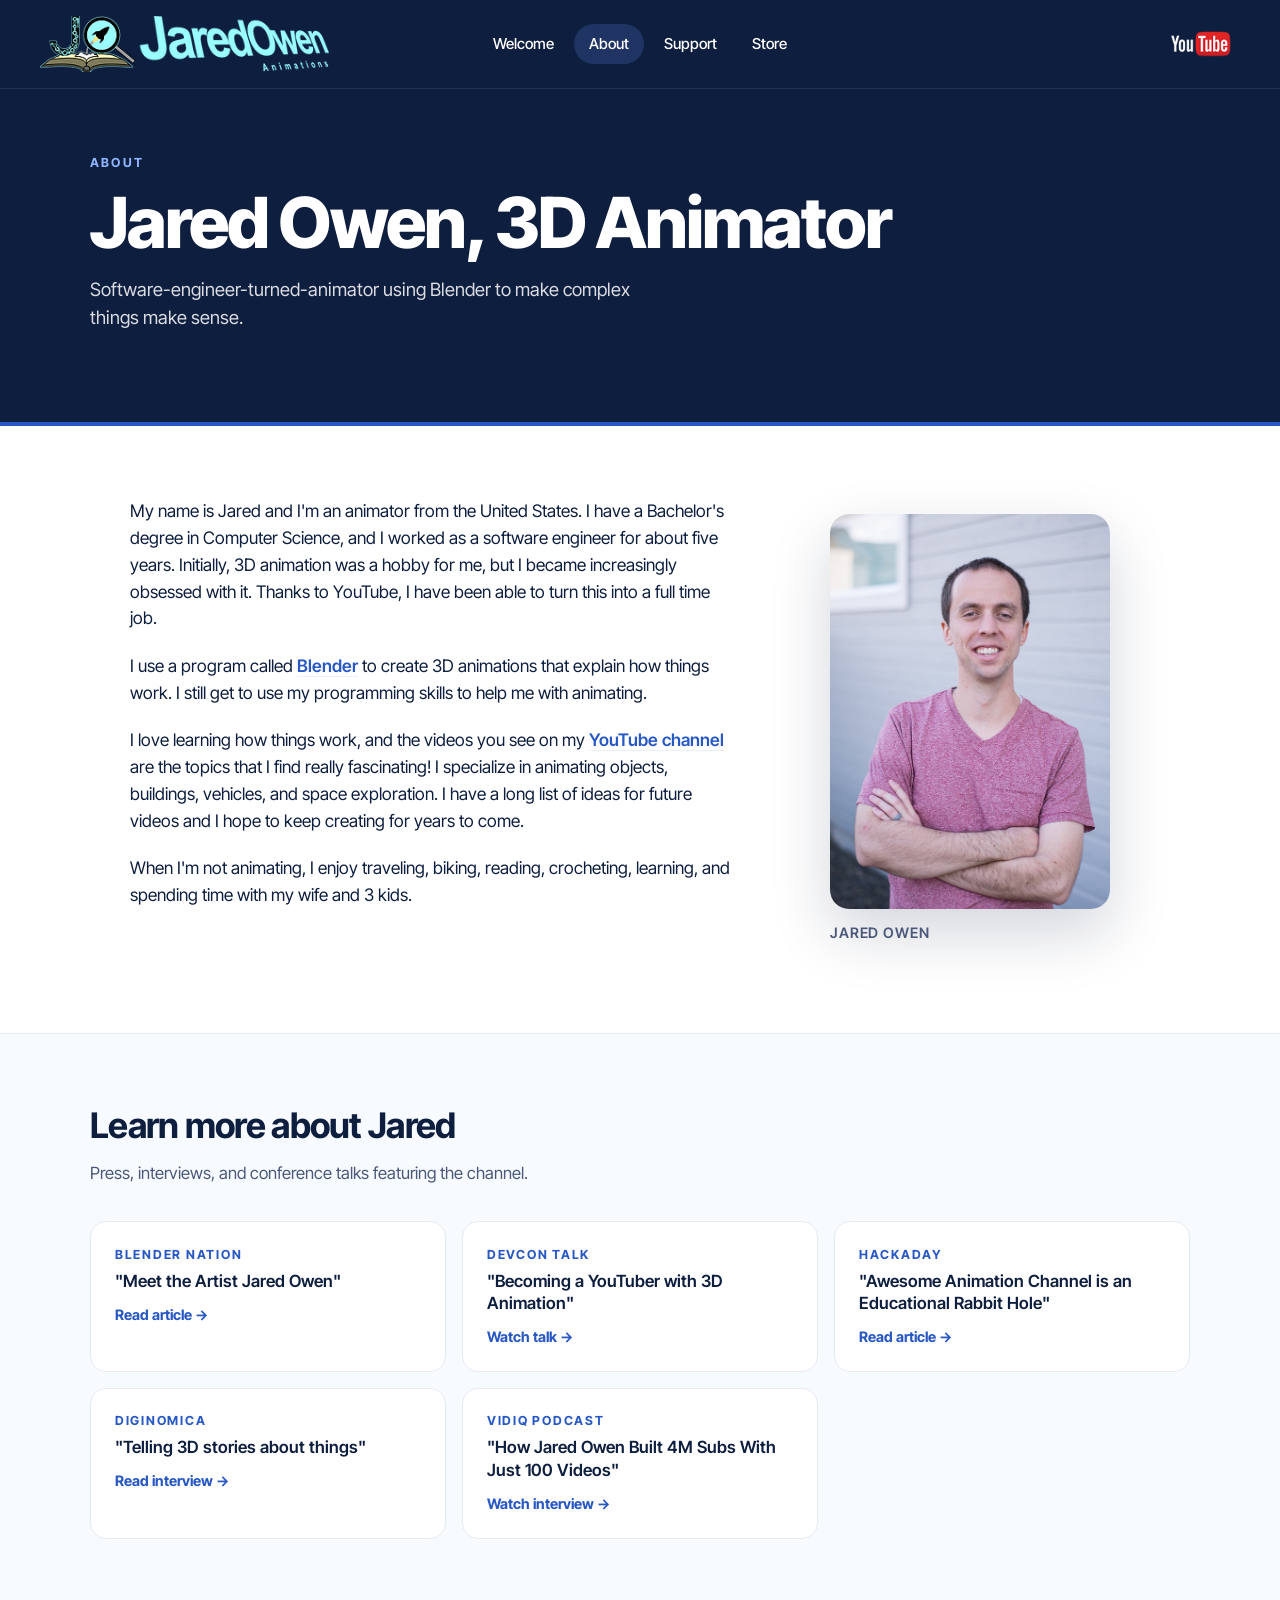
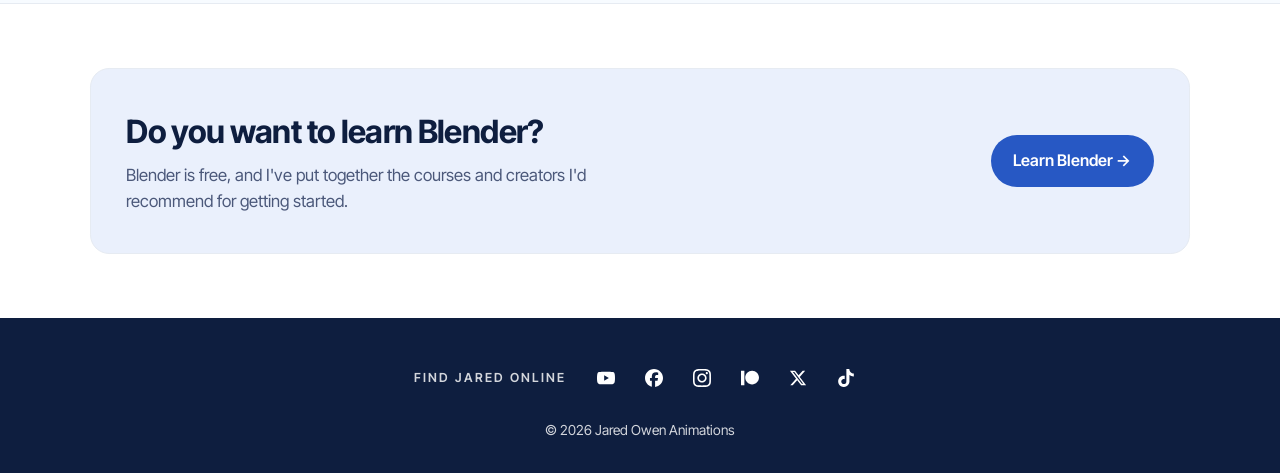
<file: about.html>
<!DOCTYPE html>
<html lang="en">
<head>
  <meta charset="UTF-8" />
  <meta name="viewport" content="width=device-width, initial-scale=1.0" />
  <title>About | Jared Owen Animations</title>
  <meta name="description" content="About Jared Owen — software engineer turned 3D animator, creating Blender animations that explain how things work." />
  <link rel="icon" type="image/jpeg" href="assets/favicon.jpg" />
  <link rel="apple-touch-icon" href="assets/favicon.jpg" />
  <link rel="preconnect" href="https://fonts.googleapis.com">
  <link rel="preconnect" href="https://fonts.gstatic.com" crossorigin>
  <link href="https://fonts.googleapis.com/css2?family=Inter+Tight:wght@400;500;600;700;800;900&display=swap" rel="stylesheet">
  <style>
    :root {
      --paper: #ffffff;
      --surface: #f7fbff;
      --ink: #0e1e3f;
      --ink-soft: #4b587a;
      --line: #e6ebf2;
      --accent: #2758c4;
      --accent-hover: #1d4aa8;
      --accent-soft: #eaf0fc;
      --shadow-sm: 0 6px 20px rgba(14, 30, 63, 0.08);
      --shadow-md: 0 24px 60px rgba(14, 30, 63, 0.18);
    }
    * { box-sizing: border-box; }
    html, body { margin: 0; }
    body {
      font-family: 'Inter Tight', system-ui, sans-serif;
      background: var(--paper); color: var(--ink);
      line-height: 1.55; -webkit-font-smoothing: antialiased;
    }
    img { max-width: 100%; display: block; }
    a { color: inherit; text-decoration: none; }

    /* Topbar (identical to homepage) */
    .topbar {
      position: sticky; top: 0; z-index: 30;
      display: grid; grid-template-columns: 1fr auto 1fr;
      align-items: center; gap: 1rem;
      padding: 1rem 2.5rem;
      background: var(--ink);
      border-bottom: 1px solid rgba(255, 255, 255, 0.08);
    }
    .brand {
      display: flex; align-items: center; gap: 0.7rem;
      font-weight: 700; font-size: 1.05rem; letter-spacing: -0.01em;
      color: white;
      justify-self: start;
    }
    .brand img { height: 3.5rem; width: auto; }
    .nav {
      display: flex; gap: 0.3rem; align-items: center;
      justify-self: center;
    }
    .nav a {
      padding: 0.55rem 0.95rem; font-weight: 500; font-size: 0.94rem;
      color: white; border-radius: 999px;
      transition: color 0.15s, background 0.15s;
    }
    .nav a:hover { color: white; background: #1f3463; }
    .nav a.active { background: #1f3463; }
    .yt-btn {
      display: inline-flex; align-items: center; justify-content: center;
      background: transparent; padding: 0.35rem 0.5rem;
      border-radius: 8px;
      justify-self: end;
      transition: background 0.15s, transform 0.15s;
    }
    .yt-btn img { height: 1.6rem; width: auto; display: block; }
    .yt-btn:hover { background: rgba(255, 255, 255, 0.08); transform: translateY(-1px); }

    /* Mobile menu — hamburger button shown only at narrow widths,
       sits next to the YouTube button. Toggling adds .is-open to .topbar
       which reveals .mobile-nav below the row and animates the bars to an X. */
    .topbar-right {
      display: flex; align-items: center; gap: 0.4rem;
      justify-self: end;
    }
    .menu-btn {
      display: none;
      background: transparent; border: 0; cursor: pointer;
      width: 44px; height: 44px; padding: 0;
      border-radius: 8px;
      align-items: center; justify-content: center; flex-direction: column; gap: 5px;
      transition: background 0.15s;
    }
    .menu-btn:hover { background: rgba(255, 255, 255, 0.08); }
    .menu-btn span {
      display: block; width: 22px; height: 2px;
      background: white; border-radius: 2px;
      transition: transform 0.2s, opacity 0.2s;
    }
    .topbar.is-open .menu-btn span:nth-child(1) { transform: translateY(7px) rotate(45deg); }
    .topbar.is-open .menu-btn span:nth-child(2) { opacity: 0; }
    .topbar.is-open .menu-btn span:nth-child(3) { transform: translateY(-7px) rotate(-45deg); }
    .mobile-nav {
      display: none;
      grid-column: 1 / -1;
      flex-direction: column; gap: 0.15rem;
      padding: 0.5rem 0.4rem 1rem;
      border-top: 1px solid rgba(255, 255, 255, 0.08);
    }
    .topbar.is-open .mobile-nav { display: flex; }
    .mobile-nav a {
      padding: 0.85rem 0.95rem;
      color: white; font-weight: 500; font-size: 1.02rem;
      border-radius: 8px;
    }
    .mobile-nav a:hover,
    .mobile-nav a.active { background: #1f3463; }

    /* Page header band */
    .page-head {
      background: var(--ink); color: white;
      padding: 4rem 2.5rem 4.5rem;
      border-bottom: 4px solid var(--accent);
    }
    .page-head-inner {
      max-width: 1100px; margin: 0 auto;
    }
    .page-head .crumb {
      letter-spacing: 0.18em; text-transform: uppercase; font-size: 0.78rem;
      font-weight: 700; color: #8fb6ff; margin-bottom: 1rem;
    }
    .page-head h1 {
      font-size: clamp(2.6rem, 5.5vw, 4.4rem); line-height: 1;
      font-weight: 800; letter-spacing: -0.03em; margin: 0;
    }
    .page-head .subhead {
      margin-top: 1rem; font-size: 1.15rem; color: rgba(255, 255, 255, 0.85);
      max-width: 36rem;
    }

    /* About content */
    .about {
      max-width: 1100px; margin: 0 auto; padding: 4.5rem 2.5rem;
      display: grid; grid-template-columns: minmax(0, 1fr) 360px;
      gap: 3.5rem; align-items: start;
    }
    .about-text p {
      font-size: 1.08rem; color: var(--ink); margin: 0 0 1.3rem;
    }
    .about-text p:last-child { margin-bottom: 0; }
    .about-text a {
      color: var(--accent); font-weight: 600;
      border-bottom: 1px solid var(--accent-soft);
      transition: border-color 0.15s;
    }
    .about-text a:hover { border-bottom-color: var(--accent); }
    .about-image {
      position: sticky; top: calc(80px + 1rem);
    }
    .about-image img {
      width: 100%; border-radius: 1.2rem;
      box-shadow: var(--shadow-md);
    }
    .about-image .caption {
      margin-top: 0.85rem; font-size: 0.9rem; color: var(--ink-soft);
      letter-spacing: 0.06em; text-transform: uppercase; font-weight: 600;
    }

    /* Press mentions */
    .press {
      background: var(--surface);
      border-top: 1px solid var(--line);
      padding: 4rem 2.5rem;
    }
    .press-inner {
      max-width: 1100px; margin: 0 auto;
    }
    .press h2 {
      font-size: clamp(1.7rem, 2.8vw, 2.2rem); font-weight: 700;
      letter-spacing: -0.02em; margin: 0 0 0.5rem;
    }
    .press .lead {
      color: var(--ink-soft); margin: 0 0 2.2rem; font-size: 1.05rem;
    }
    .press-list {
      display: grid; gap: 1rem;
      grid-template-columns: repeat(auto-fit, minmax(280px, 1fr));
    }
    .press-item {
      background: var(--paper); border: 1px solid var(--line);
      border-radius: 1rem; padding: 1.4rem 1.5rem;
      display: flex; flex-direction: column; gap: 0.35rem;
      transition: border-color 0.15s, transform 0.15s, box-shadow 0.15s;
    }
    .press-item:hover {
      border-color: var(--accent); transform: translateY(-2px);
      box-shadow: var(--shadow-sm);
    }
    .press-item .source {
      font-size: 0.78rem; letter-spacing: 0.14em; text-transform: uppercase;
      font-weight: 700; color: var(--accent);
    }
    .press-item .title {
      font-size: 1.05rem; font-weight: 600; color: var(--ink); line-height: 1.35;
    }
    .press-item .arrow {
      color: var(--accent); font-weight: 700; margin-top: 0.35rem;
      font-size: 0.9rem;
    }

    /* Learn Blender pointer. The Learn Blender page was dropped from the
       main nav (2026-09-12) but kept live; this is now its primary entry point. */
    .learn-cta {
      background: var(--paper);
      border-top: 1px solid var(--line);
      padding: 4rem 2.5rem;
    }
    .learn-cta-inner {
      max-width: 1100px; margin: 0 auto;
      background: var(--accent-soft);
      border: 1px solid var(--line);
      border-radius: 1.2rem;
      padding: 2.4rem 2.2rem;
      display: flex; flex-wrap: wrap;
      align-items: center; justify-content: space-between;
      gap: 1.4rem 2rem;
    }
    .learn-cta h2 {
      font-size: clamp(1.5rem, 2.6vw, 2rem); font-weight: 700;
      letter-spacing: -0.02em; margin: 0 0 0.35rem;
    }
    .learn-cta p {
      margin: 0; color: var(--ink-soft); font-size: 1.05rem; max-width: 34rem;
    }
    .learn-cta .btn {
      display: inline-flex; align-items: center; gap: 0.5rem;
      background: var(--accent); color: white;
      padding: 0.85rem 1.4rem; border-radius: 999px;
      font-weight: 600; font-size: 1rem; white-space: nowrap;
      transition: background 0.15s, transform 0.15s;
    }
    .learn-cta .btn:hover { background: var(--accent-hover); transform: translateY(-1px); }

    /* Footer */
    /* Site footer — navy band with social row + copyright. Bookend match
       for the navy topbar at the top of every page. */
    footer {
      background: var(--ink); color: white;
      padding: 2.5rem 2.5rem 2rem;
    }
    .footer-inner {
      max-width: 1320px; margin: 0 auto;
      display: flex; flex-direction: column;
      align-items: center; gap: 1.4rem;
    }
    .footer-social {
      display: flex; flex-wrap: wrap;
      align-items: center; justify-content: center;
      gap: 0.7rem 1.2rem;
    }
    .footer-social-label {
      font-weight: 600; font-size: 0.78rem;
      letter-spacing: 0.16em; text-transform: uppercase;
      color: rgba(255, 255, 255, 0.82);
    }
    .social-links {
      list-style: none; padding: 0; margin: 0;
      display: flex; gap: 0.5rem;
    }
    .social-links a {
      display: inline-flex; align-items: center; justify-content: center;
      width: 40px; height: 40px;
      border-radius: 50%;
      color: white;
      transition: background 0.15s, transform 0.15s, color 0.15s;
    }
    .social-links a:hover {
      background: white; color: var(--ink);
      transform: translateY(-1px);
    }
    .social-links svg {
      width: 18px; height: 18px;
      fill: currentColor; display: block;
    }
    .copyright {
      margin: 0;
      color: rgba(255, 255, 255, 0.82);
      font-size: 0.86rem;
    }

    @media (max-width: 900px) {
      .topbar { padding: 0.7rem 1.2rem; }
      .brand img { height: 2.6rem; }
      .nav { display: none; }
      .menu-btn { display: inline-flex; }
      .page-head { padding: 2.8rem 1.4rem 3rem; }
      .about {
        grid-template-columns: 1fr; padding: 2.8rem 1.4rem;
        gap: 2.2rem;
      }
      .about-image { position: static; max-width: 320px; margin: 0 auto; }
      .press { padding: 3rem 1.4rem; }
      .learn-cta { padding: 3rem 1.4rem; }
      .learn-cta-inner { padding: 1.8rem 1.5rem; }
    }
  </style>
</head>
<body>
  <header class="topbar">
    <a href="./" class="brand" aria-label="Jared Owen Animations — home">
      <img src="assets/logo.png" alt="Jared Owen Animations" />
    </a>
    <nav class="nav" aria-label="Primary">
      <a href="./">Welcome</a>
      <a href="about" class="active">About</a>
      <a href="support">Support</a>
      <a href="https://store.jaredowen3d.com/">Store</a>
    </nav>
    <div class="topbar-right">
      <button class="menu-btn" type="button" aria-label="Open menu" aria-expanded="false" aria-controls="mobile-nav">
        <span></span><span></span><span></span>
      </button>
      <a href="https://www.youtube.com/@JaredOwen" class="yt-btn" aria-label="Visit Jared on YouTube">
        <img src="assets/youtube-logo.png" alt="YouTube" />
      </a>
    </div>
    <nav class="mobile-nav" id="mobile-nav" aria-label="Site navigation">
      <a href="./">Welcome</a>
      <a href="about" class="active">About</a>
      <a href="support">Support</a>
      <a href="https://store.jaredowen3d.com/">Store</a>
    </nav>
  </header>

  <section class="page-head">
    <div class="page-head-inner">
      <div class="crumb">About</div>
      <h1>Jared Owen, 3D Animator</h1>
      <p class="subhead">Software-engineer-turned-animator using Blender to make complex things make sense.</p>
    </div>
  </section>

  <section class="about">
    <div class="about-text">
      <p>My name is Jared and I'm an animator from the United States. I have a Bachelor's degree in Computer Science, and I worked as a software engineer for about five years. Initially, 3D animation was a hobby for me, but I became increasingly obsessed with it. Thanks to YouTube, I have been able to turn this into a full time job.</p>
      <p>I use a program called <a href="https://www.blender.org/" target="_blank" rel="noreferrer">Blender</a> to create 3D animations that explain how things work. I still get to use my programming skills to help me with animating.</p>
      <p>I love learning how things work, and the videos you see on my <a href="https://www.youtube.com/@JaredOwen" target="_blank" rel="noreferrer">YouTube channel</a> are the topics that I find really fascinating! I specialize in animating objects, buildings, vehicles, and space exploration. I have a long list of ideas for future videos and I hope to keep creating for years to come.</p>
      <p>When I'm not animating, I enjoy traveling, biking, reading, crocheting, learning, and spending time with my wife and 3 kids.</p>
    </div>
    <figure class="about-image">
      <img src="assets/jared-headshot.jpg" alt="Jared Owen" />
      <figcaption class="caption">Jared Owen</figcaption>
    </figure>
  </section>

  <section class="press">
    <div class="press-inner">
      <h2>Learn more about Jared</h2>
      <p class="lead">Press, interviews, and conference talks featuring the channel.</p>
      <div class="press-list">
        <a class="press-item" href="https://www.blendernation.com/2018/11/19/meet-the-artist-jared-owen/" target="_blank" rel="noreferrer">
          <div class="source">Blender Nation</div>
          <div class="title">"Meet the Artist Jared Owen"</div>
          <div class="arrow">Read article →</div>
        </a>
        <a class="press-item" href="https://www.youtube.com/watch?v=VvQUGQVwrWE" target="_blank" rel="noreferrer">
          <div class="source">DevCon Talk</div>
          <div class="title">"Becoming a YouTuber with 3D Animation"</div>
          <div class="arrow">Watch talk →</div>
        </a>
        <a class="press-item" href="https://hackaday.com/2019/09/27/awesome-animation-channel-is-an-educational-rabbit-hole" target="_blank" rel="noreferrer">
          <div class="source">Hackaday</div>
          <div class="title">"Awesome Animation Channel is an Educational Rabbit Hole"</div>
          <div class="arrow">Read article →</div>
        </a>
        <a class="press-item" href="https://diginomica.com/telling-3d-stories-about-things-learnings-jared-owen-provide-digital-twins-and-industrial-metaverse" target="_blank" rel="noreferrer">
          <div class="source">diginomica</div>
          <div class="title">"Telling 3D stories about things"</div>
          <div class="arrow">Read interview →</div>
        </a>
        <a class="press-item" href="https://www.youtube.com/watch?v=R1U6rpw7B9k" target="_blank" rel="noreferrer">
          <div class="source">vidIQ Podcast</div>
          <div class="title">"How Jared Owen Built 4M Subs With Just 100 Videos"</div>
          <div class="arrow">Watch interview →</div>
        </a>
      </div>
    </div>
  </section>

  <section class="learn-cta">
    <div class="learn-cta-inner">
      <div>
        <h2>Do you want to learn Blender?</h2>
        <p>Blender is free, and I've put together the courses and creators I'd recommend for getting started.</p>
      </div>
      <a class="btn" href="learn-blender">Learn Blender →</a>
    </div>
  </section>

  <footer>
    <div class="footer-inner">
      <div class="footer-social">
        <span class="footer-social-label">Find Jared online</span>
        <ul class="social-links">
          <li><a href="https://www.youtube.com/@JaredOwen" target="_blank" rel="noreferrer" aria-label="YouTube">
            <svg viewBox="0 0 24 24" aria-hidden="true"><path d="M23.498 6.186a3.016 3.016 0 0 0-2.122-2.136C19.505 3.545 12 3.545 12 3.545s-7.505 0-9.377.505A3.017 3.017 0 0 0 .502 6.186C0 8.07 0 12 0 12s0 3.93.502 5.814a3.016 3.016 0 0 0 2.122 2.136c1.871.505 9.376.505 9.376.505s7.505 0 9.377-.505a3.015 3.015 0 0 0 2.122-2.136C24 15.93 24 12 24 12s0-3.93-.502-5.814zM9.545 15.568V8.432L15.818 12l-6.273 3.568z"/></svg>
          </a></li>
          <li><a href="https://www.facebook.com/JaredOwen3d" target="_blank" rel="noreferrer" aria-label="Facebook">
            <svg viewBox="0 0 24 24" aria-hidden="true"><path d="M9.101 23.691v-7.98H6.627v-3.667h2.474v-1.58c0-4.085 1.848-5.978 5.858-5.978.401 0 .955.042 1.468.103a8.68 8.68 0 0 1 1.141.195v3.325a8.623 8.623 0 0 0-.653-.036 26.805 26.805 0 0 0-.733-.009c-.707 0-1.259.096-1.675.309a1.686 1.686 0 0 0-.679.622c-.258.42-.374.995-.374 1.752v1.297h3.919l-.386 2.103-.287 1.564h-3.246v8.245C19.396 23.238 24 18.179 24 12.044c0-6.627-5.373-12-12-12s-12 5.373-12 12c0 5.628 3.874 10.35 9.101 11.647Z"/></svg>
          </a></li>
          <li><a href="https://www.instagram.com/jaredowenanimations" target="_blank" rel="noreferrer" aria-label="Instagram">
            <svg viewBox="0 0 24 24" aria-hidden="true"><path d="M12 0C8.74 0 8.333.015 7.053.072 5.775.132 4.905.333 4.14.63c-.789.306-1.459.717-2.126 1.384S.935 3.35.63 4.14C.333 4.905.131 5.775.072 7.053.012 8.333 0 8.74 0 12s.015 3.667.072 4.947c.06 1.277.261 2.148.558 2.913.306.788.717 1.459 1.384 2.126.667.666 1.336 1.079 2.126 1.384.766.296 1.636.499 2.913.558C8.333 23.988 8.74 24 12 24s3.667-.015 4.947-.072c1.277-.06 2.148-.262 2.913-.558.788-.306 1.459-.718 2.126-1.384.666-.667 1.079-1.335 1.384-2.126.296-.765.499-1.636.558-2.913.06-1.28.072-1.687.072-4.947s-.015-3.667-.072-4.947c-.06-1.277-.262-2.149-.558-2.913-.306-.789-.718-1.459-1.384-2.126C21.319 1.347 20.651.935 19.86.63c-.765-.297-1.636-.499-2.913-.558C15.667.012 15.26 0 12 0zm0 2.16c3.203 0 3.585.016 4.85.071 1.17.055 1.805.249 2.227.415.562.217.96.477 1.382.896.419.42.679.819.896 1.381.164.422.36 1.057.413 2.227.057 1.266.07 1.646.07 4.85s-.015 3.585-.074 4.85c-.061 1.17-.256 1.805-.421 2.227-.224.562-.479.96-.899 1.382-.419.419-.824.679-1.38.896-.42.164-1.065.36-2.235.413-1.274.057-1.649.07-4.859.07-3.211 0-3.586-.015-4.859-.074-1.171-.061-1.816-.256-2.236-.421-.569-.224-.96-.479-1.379-.899-.421-.419-.69-.824-.9-1.38-.165-.42-.359-1.065-.42-2.235-.045-1.26-.061-1.649-.061-4.844 0-3.196.016-3.586.061-4.861.061-1.17.255-1.814.42-2.234.21-.57.479-.96.9-1.381.419-.419.81-.689 1.379-.898.42-.166 1.051-.361 2.221-.421 1.275-.045 1.65-.06 4.859-.06l.045.03zm0 3.678c-3.405 0-6.162 2.76-6.162 6.162 0 3.405 2.76 6.162 6.162 6.162 3.405 0 6.162-2.76 6.162-6.162 0-3.405-2.76-6.162-6.162-6.162zM12 16c-2.21 0-4-1.79-4-4s1.79-4 4-4 4 1.79 4 4-1.79 4-4 4zm7.846-10.405c0 .795-.646 1.44-1.44 1.44-.795 0-1.44-.646-1.44-1.44 0-.794.646-1.439 1.44-1.439.793-.001 1.44.645 1.44 1.439z"/></svg>
          </a></li>
          <li><a href="https://www.patreon.com/jaredowenanimations" target="_blank" rel="noreferrer" aria-label="Patreon">
            <svg viewBox="0 0 24 24" aria-hidden="true"><path d="M14.82 2.41c-5.07 0-9.18 4.07-9.18 9.07 0 4.99 4.11 9.05 9.18 9.05 5.05 0 9.16-4.06 9.16-9.05 0-5-4.11-9.07-9.16-9.07ZM0 21.6h4.5V2.41H0z"/></svg>
          </a></li>
          <li><a href="https://twitter.com/jaredowen3d" target="_blank" rel="noreferrer" aria-label="X (Twitter)">
            <svg viewBox="0 0 24 24" aria-hidden="true"><path d="M18.244 2.25h3.308l-7.227 8.26 8.502 11.24H16.17l-5.214-6.817L4.99 21.75H1.68l7.73-8.835L1.254 2.25H8.08l4.713 6.231zm-1.161 17.52h1.833L7.084 4.126H5.117z"/></svg>
          </a></li>
          <li><a href="https://www.tiktok.com/@jaredowenanimations" target="_blank" rel="noreferrer" aria-label="TikTok">
            <svg viewBox="0 0 24 24" aria-hidden="true"><path d="M12.525.02c1.31-.02 2.61-.01 3.91-.02.08 1.53.63 3.09 1.75 4.17 1.12 1.11 2.7 1.62 4.24 1.79v4.03c-1.44-.05-2.89-.35-4.2-.97-.57-.26-1.1-.59-1.62-.93-.01 2.92.01 5.84-.02 8.75-.08 1.4-.54 2.79-1.35 3.94-1.31 1.92-3.58 3.17-5.91 3.21-1.43.08-2.86-.31-4.08-1.03-2.02-1.19-3.44-3.37-3.65-5.71-.02-.5-.03-1-.01-1.49.18-1.9 1.12-3.72 2.58-4.96 1.66-1.44 3.98-2.13 6.15-1.72.02 1.48-.04 2.96-.04 4.44-.99-.32-2.15-.23-3.02.37-.63.41-1.11 1.04-1.36 1.75-.21.51-.15 1.07-.14 1.61.24 1.64 1.82 3.02 3.5 2.87 1.12-.01 2.19-.66 2.77-1.61.19-.33.4-.67.41-1.06.1-1.79.06-3.57.07-5.36.01-4.03-.01-8.05.02-12.07z"/></svg>
          </a></li>
        </ul>
      </div>
      <p class="copyright">© 2026 Jared Owen Animations</p>
    </div>
  </footer>

  <script>
    // Mobile menu toggle. Adding .is-open to .topbar reveals the dropdown
    // and animates the hamburger bars to an X (see CSS). Escape closes it.
    (function setupMenu() {
      const topbar = document.querySelector('.topbar');
      const btn = topbar?.querySelector('.menu-btn');
      if (!btn) return;
      const setOpen = (open) => {
        topbar.classList.toggle('is-open', open);
        btn.setAttribute('aria-expanded', String(open));
        btn.setAttribute('aria-label', open ? 'Close menu' : 'Open menu');
      };
      btn.addEventListener('click', () => setOpen(!topbar.classList.contains('is-open')));
      document.addEventListener('keydown', e => {
        if (e.key === 'Escape' && topbar.classList.contains('is-open')) {
          setOpen(false); btn.focus();
        }
      });
    })();
  </script>
</body>
</html>
</file>
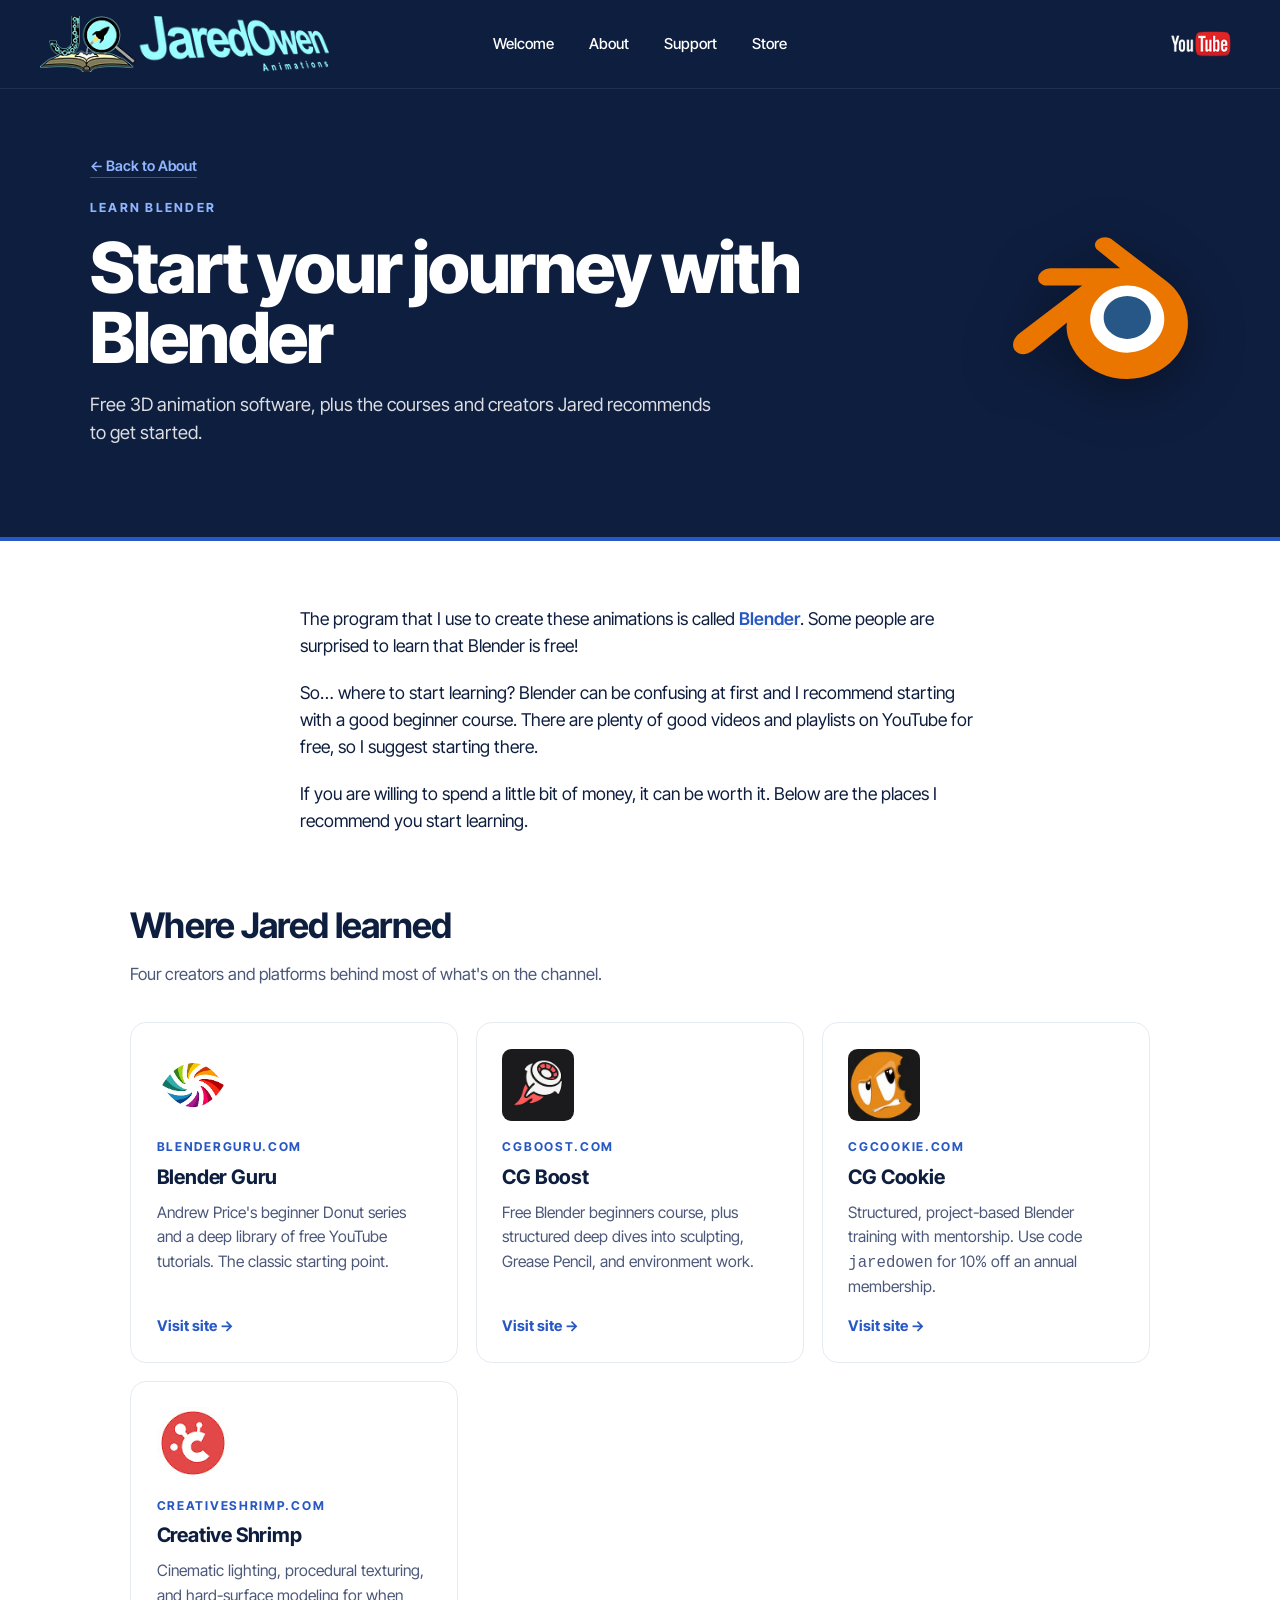
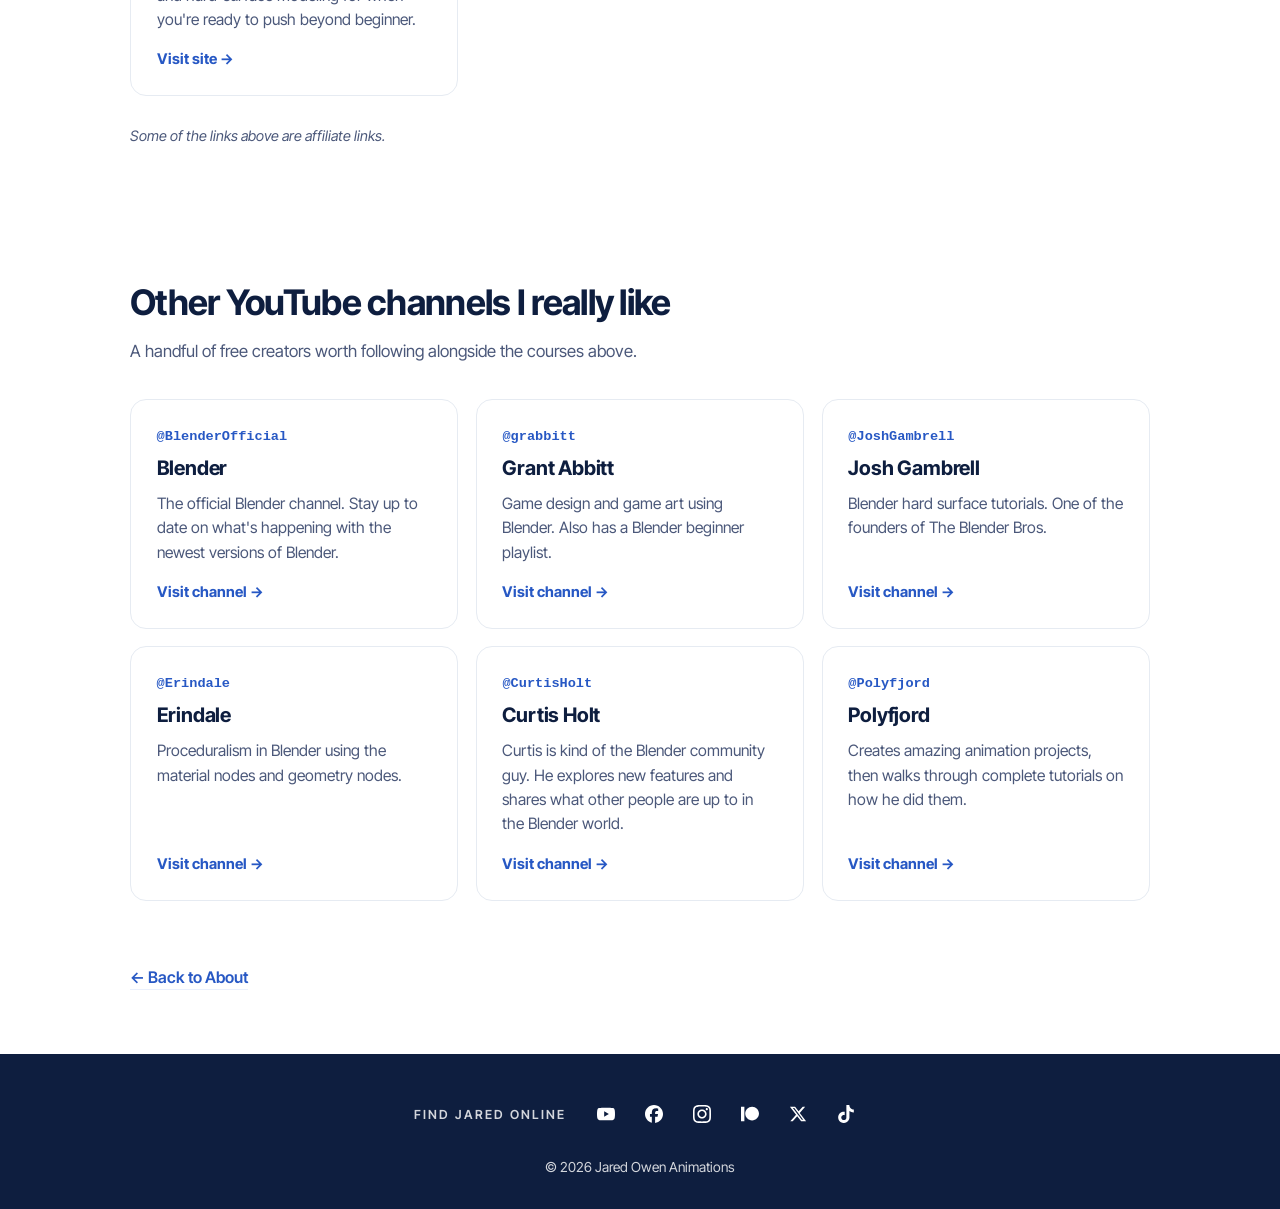
<file: learn-blender.html>
<!DOCTYPE html>
<html lang="en">
<head>
  <meta charset="UTF-8" />
  <meta name="viewport" content="width=device-width, initial-scale=1.0" />
  <title>Learn Blender | Jared Owen Animations</title>
  <meta name="description" content="Where to start learning Blender — free tutorials and paid courses recommended by 3D animator Jared Owen." />
  <link rel="icon" type="image/jpeg" href="assets/favicon.jpg" />
  <link rel="apple-touch-icon" href="assets/favicon.jpg" />
  <link rel="preconnect" href="https://fonts.googleapis.com">
  <link rel="preconnect" href="https://fonts.gstatic.com" crossorigin>
  <link href="https://fonts.googleapis.com/css2?family=Inter+Tight:wght@400;500;600;700;800;900&display=swap" rel="stylesheet">
  <style>
    :root {
      --paper: #ffffff;
      --surface: #f7fbff;
      --ink: #0e1e3f;
      --ink-soft: #4b587a;
      --line: #e6ebf2;
      --accent: #2758c4;
      --accent-hover: #1d4aa8;
      --accent-soft: #eaf0fc;
      --shadow-sm: 0 6px 20px rgba(14, 30, 63, 0.08);
      --shadow-md: 0 24px 60px rgba(14, 30, 63, 0.18);
    }
    * { box-sizing: border-box; }
    html, body { margin: 0; }
    body {
      font-family: 'Inter Tight', system-ui, sans-serif;
      background: var(--paper); color: var(--ink);
      line-height: 1.55; -webkit-font-smoothing: antialiased;
    }
    img { max-width: 100%; display: block; }
    a { color: inherit; text-decoration: none; }

    /* Topbar */
    .topbar {
      position: sticky; top: 0; z-index: 30;
      display: grid; grid-template-columns: 1fr auto 1fr;
      align-items: center; gap: 1rem;
      padding: 1rem 2.5rem;
      background: var(--ink);
      border-bottom: 1px solid rgba(255, 255, 255, 0.08);
    }
    .brand {
      display: flex; align-items: center; gap: 0.7rem;
      font-weight: 700; font-size: 1.05rem; letter-spacing: -0.01em;
      color: white;
      justify-self: start;
    }
    .brand img { height: 3.5rem; width: auto; }
    .nav {
      display: flex; gap: 0.3rem; align-items: center;
      justify-self: center;
    }
    .nav a {
      padding: 0.55rem 0.95rem; font-weight: 500; font-size: 0.94rem;
      color: white; border-radius: 999px;
      transition: color 0.15s, background 0.15s;
    }
    .nav a:hover { color: white; background: #1f3463; }
    .nav a.active { background: #1f3463; }
    .yt-btn {
      display: inline-flex; align-items: center; justify-content: center;
      background: transparent; padding: 0.35rem 0.5rem;
      border-radius: 8px;
      justify-self: end;
      transition: background 0.15s, transform 0.15s;
    }
    .yt-btn img { height: 1.6rem; width: auto; display: block; }
    .yt-btn:hover { background: rgba(255, 255, 255, 0.08); transform: translateY(-1px); }

    /* Mobile menu — hamburger button shown only at narrow widths,
       sits next to the YouTube button. Toggling adds .is-open to .topbar
       which reveals .mobile-nav below the row and animates the bars to an X. */
    .topbar-right {
      display: flex; align-items: center; gap: 0.4rem;
      justify-self: end;
    }
    .menu-btn {
      display: none;
      background: transparent; border: 0; cursor: pointer;
      width: 44px; height: 44px; padding: 0;
      border-radius: 8px;
      align-items: center; justify-content: center; flex-direction: column; gap: 5px;
      transition: background 0.15s;
    }
    .menu-btn:hover { background: rgba(255, 255, 255, 0.08); }
    .menu-btn span {
      display: block; width: 22px; height: 2px;
      background: white; border-radius: 2px;
      transition: transform 0.2s, opacity 0.2s;
    }
    .topbar.is-open .menu-btn span:nth-child(1) { transform: translateY(7px) rotate(45deg); }
    .topbar.is-open .menu-btn span:nth-child(2) { opacity: 0; }
    .topbar.is-open .menu-btn span:nth-child(3) { transform: translateY(-7px) rotate(-45deg); }
    .mobile-nav {
      display: none;
      grid-column: 1 / -1;
      flex-direction: column; gap: 0.15rem;
      padding: 0.5rem 0.4rem 1rem;
      border-top: 1px solid rgba(255, 255, 255, 0.08);
    }
    .topbar.is-open .mobile-nav { display: flex; }
    .mobile-nav a {
      padding: 0.85rem 0.95rem;
      color: white; font-weight: 500; font-size: 1.02rem;
      border-radius: 8px;
    }
    .mobile-nav a:hover,
    .mobile-nav a.active { background: #1f3463; }

    /* Page header band */
    .page-head {
      background: var(--ink); color: white;
      padding: 4rem 2.5rem 4.5rem;
      border-bottom: 4px solid var(--accent);
    }
    .page-head-inner {
      max-width: 1100px; margin: 0 auto;
      display: flex; align-items: center; justify-content: space-between; gap: 3rem;
    }
    .page-head-text { flex: 1 1 auto; min-width: 0; }
    .page-head-badge {
      flex: 0 0 auto;
      width: clamp(120px, 14vw, 180px); height: auto;
      filter: drop-shadow(0 12px 28px rgba(0, 0, 0, 0.35));
    }
    .page-head .crumb {
      letter-spacing: 0.18em; text-transform: uppercase; font-size: 0.78rem;
      font-weight: 700; color: #8fb6ff; margin-bottom: 1rem;
    }
    /* "Back to About" — this page is off the main nav (2026-09-12) and is
       reached from about.html, so give visitors an obvious way back. */
    .page-head .back-link {
      display: inline-block; margin-bottom: 1.2rem;
      font-size: 0.9rem; font-weight: 600; color: #8fb6ff;
      border-bottom: 1px solid rgba(143, 182, 255, 0.35);
      transition: color 0.15s, border-color 0.15s;
    }
    .page-head .back-link:hover { color: white; border-bottom-color: white; }
    .back-row {
      max-width: 1100px; margin: 0 auto; padding: 0 2.5rem 4rem;
    }
    .back-row a {
      display: inline-flex; align-items: center; gap: 0.4rem;
      color: var(--accent); font-weight: 600;
      border-bottom: 1px solid var(--accent-soft);
      transition: border-color 0.15s;
    }
    .back-row a:hover { border-bottom-color: var(--accent); }
    .page-head h1 {
      font-size: clamp(2.6rem, 5.5vw, 4.4rem); line-height: 1;
      font-weight: 800; letter-spacing: -0.03em; margin: 0;
    }
    .page-head .subhead {
      margin-top: 1rem; font-size: 1.15rem; color: rgba(255, 255, 255, 0.85);
      max-width: 40rem;
    }

    /* Intro */
    .intro {
      max-width: 760px; margin: 0 auto; padding: 4rem 2.5rem 2rem;
    }
    .intro p {
      font-size: 1.1rem; color: var(--ink); margin: 0 0 1.2rem;
    }
    .intro p:last-child { margin-bottom: 0; }
    .intro a {
      color: var(--accent); font-weight: 600;
      border-bottom: 1px solid var(--accent-soft);
      transition: border-color 0.15s;
    }
    .intro a:hover { border-bottom-color: var(--accent); }

    /* Resources grid */
    .resources {
      max-width: 1100px; margin: 0 auto; padding: 2rem 2.5rem 4rem;
    }
    .resources h2 {
      font-size: clamp(1.7rem, 2.8vw, 2.2rem); font-weight: 700;
      letter-spacing: -0.02em; margin: 0 0 0.5rem;
    }
    .resources .lead {
      color: var(--ink-soft); margin: 0 0 2.2rem; font-size: 1.05rem;
    }
    .resources .disclaimer {
      margin: 1.8rem 0 0; font-size: 0.9rem; color: var(--ink-soft);
      font-style: italic;
    }
    .resource-grid {
      display: grid; gap: 1.1rem;
      grid-template-columns: repeat(auto-fit, minmax(260px, 1fr));
    }
    .resource-card {
      background: var(--paper); border: 1px solid var(--line);
      border-radius: 1rem; padding: 1.6rem 1.6rem 1.5rem;
      display: flex; flex-direction: column;
      transition: border-color 0.15s, transform 0.15s, box-shadow 0.15s;
    }
    .resource-card:hover {
      border-color: var(--accent); transform: translateY(-2px);
      box-shadow: var(--shadow-sm);
    }
    .resource-card .resource-logo {
      width: 72px; height: 72px;
      margin-bottom: 1.1rem;
      border-radius: 0.6rem;
      object-fit: contain;
      background: var(--surface);
    }
    .resource-card .domain {
      font-size: 0.76rem; letter-spacing: 0.14em; text-transform: uppercase;
      font-weight: 700; color: var(--accent); margin-bottom: 0.3rem;
    }
    .resource-card h3 {
      margin: 0 0 0.5rem; font-size: 1.25rem; font-weight: 700;
      letter-spacing: -0.01em; color: var(--ink);
    }
    .resource-card p {
      margin: 0 0 1rem; color: var(--ink-soft); font-size: 0.98rem; flex-grow: 1;
    }
    .resource-card .arrow {
      color: var(--accent); font-weight: 700; font-size: 0.92rem;
    }

    /* YouTube channels */
    .channels {
      max-width: 1100px; margin: 0 auto; padding: 4rem 2.5rem 4rem;
    }
    .channels h2 {
      font-size: clamp(1.7rem, 2.8vw, 2.2rem); font-weight: 700;
      letter-spacing: -0.02em; margin: 0 0 0.5rem;
    }
    .channels .lead {
      color: var(--ink-soft); margin: 0 0 2.2rem; font-size: 1.05rem;
    }
    .resource-card .handle {
      font-size: 0.85rem;
      font-family: ui-monospace, 'SF Mono', Consolas, monospace;
      font-weight: 600; color: var(--accent); margin-bottom: 0.4rem;
    }

    /* Site footer — navy band with social row + copyright. Bookend match
       for the navy topbar at the top of every page. */
    footer {
      background: var(--ink); color: white;
      padding: 2.5rem 2.5rem 2rem;
    }
    .footer-inner {
      max-width: 1320px; margin: 0 auto;
      display: flex; flex-direction: column;
      align-items: center; gap: 1.4rem;
    }
    .footer-social {
      display: flex; flex-wrap: wrap;
      align-items: center; justify-content: center;
      gap: 0.7rem 1.2rem;
    }
    .footer-social-label {
      font-weight: 600; font-size: 0.78rem;
      letter-spacing: 0.16em; text-transform: uppercase;
      color: rgba(255, 255, 255, 0.82);
    }
    .social-links {
      list-style: none; padding: 0; margin: 0;
      display: flex; gap: 0.5rem;
    }
    .social-links a {
      display: inline-flex; align-items: center; justify-content: center;
      width: 40px; height: 40px;
      border-radius: 50%;
      color: white;
      transition: background 0.15s, transform 0.15s, color 0.15s;
    }
    .social-links a:hover {
      background: white; color: var(--ink);
      transform: translateY(-1px);
    }
    .social-links svg {
      width: 18px; height: 18px;
      fill: currentColor; display: block;
    }
    .copyright {
      margin: 0;
      color: rgba(255, 255, 255, 0.82);
      font-size: 0.86rem;
    }

    @media (max-width: 900px) {
      .topbar { padding: 0.7rem 1.2rem; }
      .brand img { height: 2.6rem; }
      .nav { display: none; }
      .menu-btn { display: inline-flex; }
      .page-head { padding: 2.8rem 1.4rem 3rem; }
      .page-head-inner { flex-direction: column; align-items: flex-start; gap: 1.8rem; }
      .page-head-badge { width: 96px; }
      .intro { padding: 2.8rem 1.4rem 1rem; }
      .resources { padding: 1rem 1.4rem 2.8rem; }
      .channels { padding: 2.8rem 1.4rem; }
    }
  </style>
</head>
<body>
  <header class="topbar">
    <a href="./" class="brand" aria-label="Jared Owen Animations — home">
      <img src="assets/logo.png" alt="Jared Owen Animations" />
    </a>
    <nav class="nav" aria-label="Primary">
      <a href="./">Welcome</a>
      <a href="about">About</a>
      <a href="support">Support</a>
      <a href="https://store.jaredowen3d.com/">Store</a>
    </nav>
    <div class="topbar-right">
      <button class="menu-btn" type="button" aria-label="Open menu" aria-expanded="false" aria-controls="mobile-nav">
        <span></span><span></span><span></span>
      </button>
      <a href="https://www.youtube.com/@JaredOwen" class="yt-btn" aria-label="Visit Jared on YouTube">
        <img src="assets/youtube-logo.png" alt="YouTube" />
      </a>
    </div>
    <nav class="mobile-nav" id="mobile-nav" aria-label="Site navigation">
      <a href="./">Welcome</a>
      <a href="about">About</a>
      <a href="support">Support</a>
      <a href="https://store.jaredowen3d.com/">Store</a>
    </nav>
  </header>

  <section class="page-head">
    <div class="page-head-inner">
      <div class="page-head-text">
        <a class="back-link" href="about">← Back to About</a>
        <div class="crumb">Learn Blender</div>
        <h1>Start your journey with Blender</h1>
        <p class="subhead">Free 3D animation software, plus the courses and creators Jared recommends to get started.</p>
      </div>
      <img class="page-head-badge" src="assets/blender-mark.svg" alt="Blender logo" />
    </div>
  </section>

  <section class="intro">
    <p>The program that I use to create these animations is called <a href="https://www.blender.org/" target="_blank" rel="noreferrer">Blender</a>. Some people are surprised to learn that Blender is free!</p>
    <p>So… where to start learning? Blender can be confusing at first and I recommend starting with a good beginner course. There are plenty of good videos and playlists on YouTube for free, so I suggest starting there.</p>
    <p>If you are willing to spend a little bit of money, it can be worth it. Below are the places I recommend you start learning.</p>
  </section>

  <section class="resources">
    <h2>Where Jared learned</h2>
    <p class="lead">Four creators and platforms behind most of what's on the channel.</p>
    <div class="resource-grid">
      <a class="resource-card" href="https://www.blenderguru.com/" target="_blank" rel="noreferrer">
        <img class="resource-logo" src="assets/blender-guru.png" alt="Blender Guru logo" />
        <div class="domain">blenderguru.com</div>
        <h3>Blender Guru</h3>
        <p>Andrew Price's beginner Donut series and a deep library of free YouTube tutorials. The classic starting point.</p>
        <div class="arrow">Visit site →</div>
      </a>
      <a class="resource-card" href="https://www.cgboost.com/" target="_blank" rel="noreferrer">
        <img class="resource-logo" src="assets/cg-boost.jpg" alt="CG Boost logo" />
        <div class="domain">cgboost.com</div>
        <h3>CG Boost</h3>
        <p>Free Blender beginners course, plus structured deep dives into sculpting, Grease Pencil, and environment work.</p>
        <div class="arrow">Visit site →</div>
      </a>
      <a class="resource-card" href="https://cgcookie.com/" target="_blank" rel="noreferrer">
        <img class="resource-logo" src="assets/cg-cookie.jpg" alt="CG Cookie logo" />
        <div class="domain">cgcookie.com</div>
        <h3>CG Cookie</h3>
        <p>Structured, project-based Blender training with mentorship. Use code <code>jaredowen</code> for 10% off an annual membership.</p>
        <div class="arrow">Visit site →</div>
      </a>
      <a class="resource-card" href="https://www.creativeshrimp.com/" target="_blank" rel="noreferrer">
        <img class="resource-logo" src="assets/creative-shrimp.jpg" alt="Creative Shrimp logo" />
        <div class="domain">creativeshrimp.com</div>
        <h3>Creative Shrimp</h3>
        <p>Cinematic lighting, procedural texturing, and hard-surface modeling for when you're ready to push beyond beginner.</p>
        <div class="arrow">Visit site →</div>
      </a>
    </div>
    <p class="disclaimer">Some of the links above are affiliate links.</p>
  </section>

  <section class="channels">
    <h2>Other YouTube channels I really like</h2>
    <p class="lead">A handful of free creators worth following alongside the courses above.</p>
    <div class="resource-grid">
      <a class="resource-card" href="https://www.youtube.com/@BlenderOfficial" target="_blank" rel="noreferrer">
        <div class="handle">@BlenderOfficial</div>
        <h3>Blender</h3>
        <p>The official Blender channel. Stay up to date on what's happening with the newest versions of Blender.</p>
        <div class="arrow">Visit channel →</div>
      </a>
      <a class="resource-card" href="https://www.youtube.com/@grabbitt" target="_blank" rel="noreferrer">
        <div class="handle">@grabbitt</div>
        <h3>Grant Abbitt</h3>
        <p>Game design and game art using Blender. Also has a Blender beginner playlist.</p>
        <div class="arrow">Visit channel →</div>
      </a>
      <a class="resource-card" href="https://www.youtube.com/@JoshGambrell" target="_blank" rel="noreferrer">
        <div class="handle">@JoshGambrell</div>
        <h3>Josh Gambrell</h3>
        <p>Blender hard surface tutorials. One of the founders of The Blender Bros.</p>
        <div class="arrow">Visit channel →</div>
      </a>
      <a class="resource-card" href="https://www.youtube.com/@Erindale" target="_blank" rel="noreferrer">
        <div class="handle">@Erindale</div>
        <h3>Erindale</h3>
        <p>Proceduralism in Blender using the material nodes and geometry nodes.</p>
        <div class="arrow">Visit channel →</div>
      </a>
      <a class="resource-card" href="https://www.youtube.com/@CurtisHolt" target="_blank" rel="noreferrer">
        <div class="handle">@CurtisHolt</div>
        <h3>Curtis Holt</h3>
        <p>Curtis is kind of the Blender community guy. He explores new features and shares what other people are up to in the Blender world.</p>
        <div class="arrow">Visit channel →</div>
      </a>
      <a class="resource-card" href="https://www.youtube.com/@Polyfjord" target="_blank" rel="noreferrer">
        <div class="handle">@Polyfjord</div>
        <h3>Polyfjord</h3>
        <p>Creates amazing animation projects, then walks through complete tutorials on how he did them.</p>
        <div class="arrow">Visit channel →</div>
      </a>
    </div>
  </section>

  <div class="back-row">
    <a href="about">← Back to About</a>
  </div>

  <footer>
    <div class="footer-inner">
      <div class="footer-social">
        <span class="footer-social-label">Find Jared online</span>
        <ul class="social-links">
          <li><a href="https://www.youtube.com/@JaredOwen" target="_blank" rel="noreferrer" aria-label="YouTube">
            <svg viewBox="0 0 24 24" aria-hidden="true"><path d="M23.498 6.186a3.016 3.016 0 0 0-2.122-2.136C19.505 3.545 12 3.545 12 3.545s-7.505 0-9.377.505A3.017 3.017 0 0 0 .502 6.186C0 8.07 0 12 0 12s0 3.93.502 5.814a3.016 3.016 0 0 0 2.122 2.136c1.871.505 9.376.505 9.376.505s7.505 0 9.377-.505a3.015 3.015 0 0 0 2.122-2.136C24 15.93 24 12 24 12s0-3.93-.502-5.814zM9.545 15.568V8.432L15.818 12l-6.273 3.568z"/></svg>
          </a></li>
          <li><a href="https://www.facebook.com/JaredOwen3d" target="_blank" rel="noreferrer" aria-label="Facebook">
            <svg viewBox="0 0 24 24" aria-hidden="true"><path d="M9.101 23.691v-7.98H6.627v-3.667h2.474v-1.58c0-4.085 1.848-5.978 5.858-5.978.401 0 .955.042 1.468.103a8.68 8.68 0 0 1 1.141.195v3.325a8.623 8.623 0 0 0-.653-.036 26.805 26.805 0 0 0-.733-.009c-.707 0-1.259.096-1.675.309a1.686 1.686 0 0 0-.679.622c-.258.42-.374.995-.374 1.752v1.297h3.919l-.386 2.103-.287 1.564h-3.246v8.245C19.396 23.238 24 18.179 24 12.044c0-6.627-5.373-12-12-12s-12 5.373-12 12c0 5.628 3.874 10.35 9.101 11.647Z"/></svg>
          </a></li>
          <li><a href="https://www.instagram.com/jaredowenanimations" target="_blank" rel="noreferrer" aria-label="Instagram">
            <svg viewBox="0 0 24 24" aria-hidden="true"><path d="M12 0C8.74 0 8.333.015 7.053.072 5.775.132 4.905.333 4.14.63c-.789.306-1.459.717-2.126 1.384S.935 3.35.63 4.14C.333 4.905.131 5.775.072 7.053.012 8.333 0 8.74 0 12s.015 3.667.072 4.947c.06 1.277.261 2.148.558 2.913.306.788.717 1.459 1.384 2.126.667.666 1.336 1.079 2.126 1.384.766.296 1.636.499 2.913.558C8.333 23.988 8.74 24 12 24s3.667-.015 4.947-.072c1.277-.06 2.148-.262 2.913-.558.788-.306 1.459-.718 2.126-1.384.666-.667 1.079-1.335 1.384-2.126.296-.765.499-1.636.558-2.913.06-1.28.072-1.687.072-4.947s-.015-3.667-.072-4.947c-.06-1.277-.262-2.149-.558-2.913-.306-.789-.718-1.459-1.384-2.126C21.319 1.347 20.651.935 19.86.63c-.765-.297-1.636-.499-2.913-.558C15.667.012 15.26 0 12 0zm0 2.16c3.203 0 3.585.016 4.85.071 1.17.055 1.805.249 2.227.415.562.217.96.477 1.382.896.419.42.679.819.896 1.381.164.422.36 1.057.413 2.227.057 1.266.07 1.646.07 4.85s-.015 3.585-.074 4.85c-.061 1.17-.256 1.805-.421 2.227-.224.562-.479.96-.899 1.382-.419.419-.824.679-1.38.896-.42.164-1.065.36-2.235.413-1.274.057-1.649.07-4.859.07-3.211 0-3.586-.015-4.859-.074-1.171-.061-1.816-.256-2.236-.421-.569-.224-.96-.479-1.379-.899-.421-.419-.69-.824-.9-1.38-.165-.42-.359-1.065-.42-2.235-.045-1.26-.061-1.649-.061-4.844 0-3.196.016-3.586.061-4.861.061-1.17.255-1.814.42-2.234.21-.57.479-.96.9-1.381.419-.419.81-.689 1.379-.898.42-.166 1.051-.361 2.221-.421 1.275-.045 1.65-.06 4.859-.06l.045.03zm0 3.678c-3.405 0-6.162 2.76-6.162 6.162 0 3.405 2.76 6.162 6.162 6.162 3.405 0 6.162-2.76 6.162-6.162 0-3.405-2.76-6.162-6.162-6.162zM12 16c-2.21 0-4-1.79-4-4s1.79-4 4-4 4 1.79 4 4-1.79 4-4 4zm7.846-10.405c0 .795-.646 1.44-1.44 1.44-.795 0-1.44-.646-1.44-1.44 0-.794.646-1.439 1.44-1.439.793-.001 1.44.645 1.44 1.439z"/></svg>
          </a></li>
          <li><a href="https://www.patreon.com/jaredowenanimations" target="_blank" rel="noreferrer" aria-label="Patreon">
            <svg viewBox="0 0 24 24" aria-hidden="true"><path d="M14.82 2.41c-5.07 0-9.18 4.07-9.18 9.07 0 4.99 4.11 9.05 9.18 9.05 5.05 0 9.16-4.06 9.16-9.05 0-5-4.11-9.07-9.16-9.07ZM0 21.6h4.5V2.41H0z"/></svg>
          </a></li>
          <li><a href="https://twitter.com/jaredowen3d" target="_blank" rel="noreferrer" aria-label="X (Twitter)">
            <svg viewBox="0 0 24 24" aria-hidden="true"><path d="M18.244 2.25h3.308l-7.227 8.26 8.502 11.24H16.17l-5.214-6.817L4.99 21.75H1.68l7.73-8.835L1.254 2.25H8.08l4.713 6.231zm-1.161 17.52h1.833L7.084 4.126H5.117z"/></svg>
          </a></li>
          <li><a href="https://www.tiktok.com/@jaredowenanimations" target="_blank" rel="noreferrer" aria-label="TikTok">
            <svg viewBox="0 0 24 24" aria-hidden="true"><path d="M12.525.02c1.31-.02 2.61-.01 3.91-.02.08 1.53.63 3.09 1.75 4.17 1.12 1.11 2.7 1.62 4.24 1.79v4.03c-1.44-.05-2.89-.35-4.2-.97-.57-.26-1.1-.59-1.62-.93-.01 2.92.01 5.84-.02 8.75-.08 1.4-.54 2.79-1.35 3.94-1.31 1.92-3.58 3.17-5.91 3.21-1.43.08-2.86-.31-4.08-1.03-2.02-1.19-3.44-3.37-3.65-5.71-.02-.5-.03-1-.01-1.49.18-1.9 1.12-3.72 2.58-4.96 1.66-1.44 3.98-2.13 6.15-1.72.02 1.48-.04 2.96-.04 4.44-.99-.32-2.15-.23-3.02.37-.63.41-1.11 1.04-1.36 1.75-.21.51-.15 1.07-.14 1.61.24 1.64 1.82 3.02 3.5 2.87 1.12-.01 2.19-.66 2.77-1.61.19-.33.4-.67.41-1.06.1-1.79.06-3.57.07-5.36.01-4.03-.01-8.05.02-12.07z"/></svg>
          </a></li>
        </ul>
      </div>
      <p class="copyright">© 2026 Jared Owen Animations</p>
    </div>
  </footer>

  <script>
    // Mobile menu toggle. Adding .is-open to .topbar reveals the dropdown
    // and animates the hamburger bars to an X (see CSS). Escape closes it.
    (function setupMenu() {
      const topbar = document.querySelector('.topbar');
      const btn = topbar?.querySelector('.menu-btn');
      if (!btn) return;
      const setOpen = (open) => {
        topbar.classList.toggle('is-open', open);
        btn.setAttribute('aria-expanded', String(open));
        btn.setAttribute('aria-label', open ? 'Close menu' : 'Open menu');
      };
      btn.addEventListener('click', () => setOpen(!topbar.classList.contains('is-open')));
      document.addEventListener('keydown', e => {
        if (e.key === 'Escape' && topbar.classList.contains('is-open')) {
          setOpen(false); btn.focus();
        }
      });
    })();
  </script>
</body>
</html>
</file>
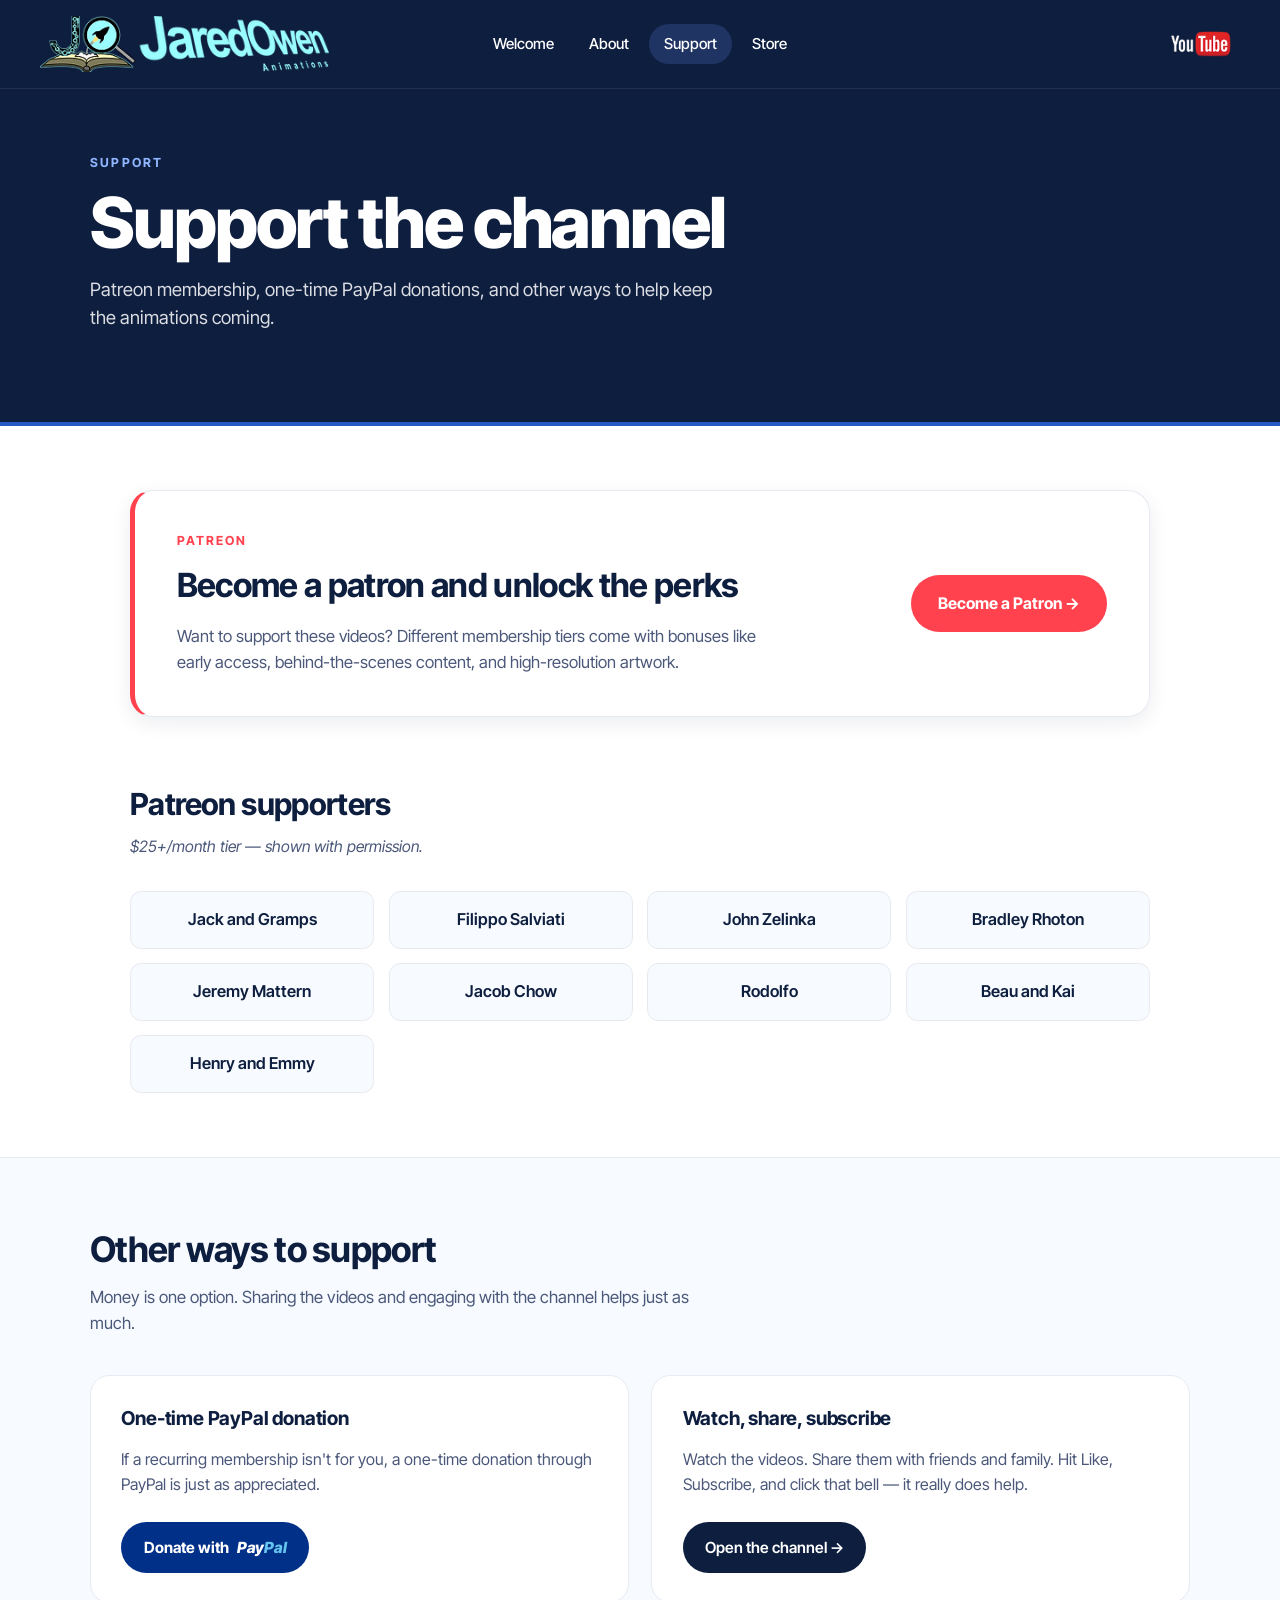
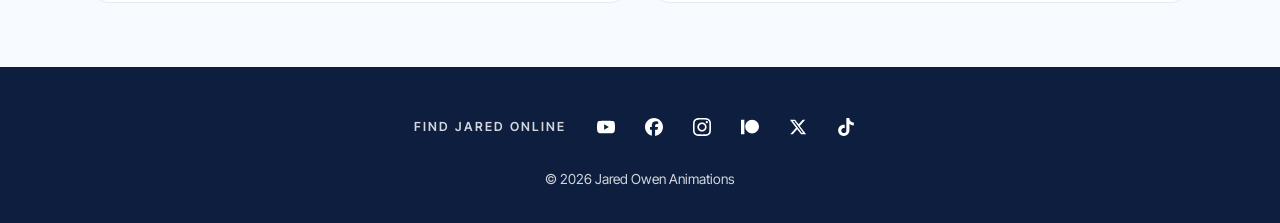
<file: support.html>
<!DOCTYPE html>
<html lang="en">
<head>
  <meta charset="UTF-8" />
  <meta name="viewport" content="width=device-width, initial-scale=1.0" />
  <title>Support | Jared Owen Animations</title>
  <meta name="description" content="Support Jared Owen's 3D animations on Patreon, with a one-time PayPal donation, or by sharing the videos." />
  <link rel="icon" type="image/jpeg" href="assets/favicon.jpg" />
  <link rel="apple-touch-icon" href="assets/favicon.jpg" />
  <link rel="preconnect" href="https://fonts.googleapis.com">
  <link rel="preconnect" href="https://fonts.gstatic.com" crossorigin>
  <link href="https://fonts.googleapis.com/css2?family=Inter+Tight:wght@400;500;600;700;800;900&display=swap" rel="stylesheet">
  <style>
    :root {
      --paper: #ffffff;
      --surface: #f7fbff;
      --ink: #0e1e3f;
      --ink-soft: #4b587a;
      --line: #e6ebf2;
      --accent: #2758c4;
      --accent-hover: #1d4aa8;
      --accent-soft: #eaf0fc;
      --patreon: #ff424d;
      --paypal: #003087;
      --shadow-sm: 0 6px 20px rgba(14, 30, 63, 0.08);
      --shadow-md: 0 24px 60px rgba(14, 30, 63, 0.18);
    }
    * { box-sizing: border-box; }
    html, body { margin: 0; }
    body {
      font-family: 'Inter Tight', system-ui, sans-serif;
      background: var(--paper); color: var(--ink);
      line-height: 1.55; -webkit-font-smoothing: antialiased;
    }
    img { max-width: 100%; display: block; }
    a { color: inherit; text-decoration: none; }

    /* Topbar */
    .topbar {
      position: sticky; top: 0; z-index: 30;
      display: grid; grid-template-columns: 1fr auto 1fr;
      align-items: center; gap: 1rem;
      padding: 1rem 2.5rem;
      background: var(--ink);
      border-bottom: 1px solid rgba(255, 255, 255, 0.08);
    }
    .brand {
      display: flex; align-items: center; gap: 0.7rem;
      font-weight: 700; font-size: 1.05rem; letter-spacing: -0.01em;
      color: white;
      justify-self: start;
    }
    .brand img { height: 3.5rem; width: auto; }
    .nav {
      display: flex; gap: 0.3rem; align-items: center;
      justify-self: center;
    }
    .nav a {
      padding: 0.55rem 0.95rem; font-weight: 500; font-size: 0.94rem;
      color: white; border-radius: 999px;
      transition: color 0.15s, background 0.15s;
    }
    .nav a:hover { color: white; background: #1f3463; }
    .nav a.active { background: #1f3463; }
    .yt-btn {
      display: inline-flex; align-items: center; justify-content: center;
      background: transparent; padding: 0.35rem 0.5rem;
      border-radius: 8px;
      justify-self: end;
      transition: background 0.15s, transform 0.15s;
    }
    .yt-btn img { height: 1.6rem; width: auto; display: block; }
    .yt-btn:hover { background: rgba(255, 255, 255, 0.08); transform: translateY(-1px); }

    /* Mobile menu — hamburger button shown only at narrow widths,
       sits next to the YouTube button. Toggling adds .is-open to .topbar
       which reveals .mobile-nav below the row and animates the bars to an X. */
    .topbar-right {
      display: flex; align-items: center; gap: 0.4rem;
      justify-self: end;
    }
    .menu-btn {
      display: none;
      background: transparent; border: 0; cursor: pointer;
      width: 44px; height: 44px; padding: 0;
      border-radius: 8px;
      align-items: center; justify-content: center; flex-direction: column; gap: 5px;
      transition: background 0.15s;
    }
    .menu-btn:hover { background: rgba(255, 255, 255, 0.08); }
    .menu-btn span {
      display: block; width: 22px; height: 2px;
      background: white; border-radius: 2px;
      transition: transform 0.2s, opacity 0.2s;
    }
    .topbar.is-open .menu-btn span:nth-child(1) { transform: translateY(7px) rotate(45deg); }
    .topbar.is-open .menu-btn span:nth-child(2) { opacity: 0; }
    .topbar.is-open .menu-btn span:nth-child(3) { transform: translateY(-7px) rotate(-45deg); }
    .mobile-nav {
      display: none;
      grid-column: 1 / -1;
      flex-direction: column; gap: 0.15rem;
      padding: 0.5rem 0.4rem 1rem;
      border-top: 1px solid rgba(255, 255, 255, 0.08);
    }
    .topbar.is-open .mobile-nav { display: flex; }
    .mobile-nav a {
      padding: 0.85rem 0.95rem;
      color: white; font-weight: 500; font-size: 1.02rem;
      border-radius: 8px;
    }
    .mobile-nav a:hover,
    .mobile-nav a.active { background: #1f3463; }

    /* Page header band */
    .page-head {
      background: var(--ink); color: white;
      padding: 4rem 2.5rem 4.5rem;
      border-bottom: 4px solid var(--accent);
    }
    .page-head-inner { max-width: 1100px; margin: 0 auto; }
    .page-head .crumb {
      letter-spacing: 0.18em; text-transform: uppercase; font-size: 0.78rem;
      font-weight: 700; color: #8fb6ff; margin-bottom: 1rem;
    }
    .page-head h1 {
      font-size: clamp(2.6rem, 5.5vw, 4.4rem); line-height: 1;
      font-weight: 800; letter-spacing: -0.03em; margin: 0;
    }
    .page-head .subhead {
      margin-top: 1rem; font-size: 1.15rem; color: rgba(255, 255, 255, 0.85);
      max-width: 40rem;
    }

    /* Patreon hero card */
    .patreon-section {
      max-width: 1100px; margin: 0 auto; padding: 4rem 2.5rem 2rem;
    }
    .patreon-card {
      background: var(--paper); border: 1px solid var(--line);
      border-radius: 1.4rem; padding: 2.5rem 2.6rem;
      display: grid; grid-template-columns: 1fr auto; gap: 2.5rem; align-items: center;
      box-shadow: var(--shadow-sm);
      border-left: 5px solid var(--patreon);
    }
    .patreon-card .label {
      font-size: 0.78rem; letter-spacing: 0.16em; text-transform: uppercase;
      font-weight: 700; color: var(--patreon); margin-bottom: 0.6rem;
    }
    .patreon-card h2 {
      font-size: clamp(1.7rem, 2.6vw, 2.1rem); font-weight: 700;
      letter-spacing: -0.02em; margin: 0 0 0.8rem; color: var(--ink);
    }
    .patreon-card p {
      margin: 0; color: var(--ink-soft); font-size: 1.04rem; max-width: 38rem;
    }
    .btn-patreon {
      display: inline-flex; align-items: center; gap: 0.5rem;
      background: var(--patreon); color: white;
      padding: 1rem 1.7rem; border-radius: 999px;
      font-weight: 700; font-size: 1rem; white-space: nowrap;
      transition: background 0.15s, transform 0.15s;
    }
    .btn-patreon:hover { background: #e8313c; transform: translateY(-1px); }

    /* Supporters list */
    .supporters {
      max-width: 1100px; margin: 0 auto; padding: 2rem 2.5rem 4rem;
    }
    .supporters h2 {
      font-size: clamp(1.5rem, 2.4vw, 1.9rem); font-weight: 700;
      letter-spacing: -0.02em; margin: 0 0 0.4rem;
    }
    .supporters .note {
      color: var(--ink-soft); font-style: italic; margin: 0 0 2rem;
      font-size: 0.98rem;
    }
    .supporter-grid {
      display: grid; gap: 0.9rem;
      grid-template-columns: repeat(auto-fit, minmax(220px, 1fr));
    }
    .supporter-grid span {
      background: var(--surface); border: 1px solid var(--line);
      border-radius: 0.7rem; padding: 0.95rem 1.2rem;
      font-weight: 600; color: var(--ink);
      text-align: center; font-size: 1.02rem;
    }

    /* Other ways */
    .other-ways {
      background: var(--surface);
      border-top: 1px solid var(--line);
      padding: 4rem 2.5rem;
    }
    .other-inner { max-width: 1100px; margin: 0 auto; }
    .other-ways h2 {
      font-size: clamp(1.7rem, 2.8vw, 2.2rem); font-weight: 700;
      letter-spacing: -0.02em; margin: 0 0 0.5rem;
    }
    .other-ways .lead {
      color: var(--ink-soft); margin: 0 0 2.4rem; font-size: 1.05rem;
      max-width: 40rem;
    }
    .other-grid {
      display: grid; gap: 1.4rem;
      grid-template-columns: repeat(auto-fit, minmax(280px, 1fr));
    }
    .other-card {
      background: var(--paper); border: 1px solid var(--line);
      border-radius: 1.2rem; padding: 1.8rem 1.9rem;
      display: flex; flex-direction: column; gap: 0.6rem;
    }
    .other-card h3 {
      margin: 0 0 0.2rem; font-size: 1.2rem; font-weight: 700;
      letter-spacing: -0.01em;
    }
    .other-card p {
      margin: 0 0 1rem; color: var(--ink-soft); flex-grow: 1;
    }
    .btn-paypal {
      display: inline-flex; align-items: center; justify-content: center;
      gap: 0.5rem; align-self: flex-start;
      background: var(--paypal); color: white;
      padding: 0.85rem 1.4rem; border-radius: 999px;
      font-weight: 700; font-size: 0.96rem;
      transition: background 0.15s, transform 0.15s;
    }
    .btn-paypal:hover { background: #00256e; transform: translateY(-1px); }
    /* PayPal wordmark — italic, bold, two-tone (white "Pay" + cyan "Pal").
       Mimics the PayPal brand lockup so the button reads as a logo, not just text. */
    .paypal-wordmark {
      font-style: italic;
      font-weight: 800;
      letter-spacing: -0.015em;
    }
    .paypal-wordmark .pp-pal { color: #66c5f0; }
    .btn-yt {
      display: inline-flex; align-items: center; justify-content: center;
      gap: 0.5rem; align-self: flex-start;
      background: var(--ink); color: white;
      padding: 0.85rem 1.4rem; border-radius: 999px;
      font-weight: 600; font-size: 0.96rem;
      transition: background 0.15s, transform 0.15s;
    }
    .btn-yt:hover { background: var(--accent); transform: translateY(-1px); }

    /* Site footer — navy band with social row + copyright. Bookend match
       for the navy topbar at the top of every page. */
    footer {
      background: var(--ink); color: white;
      padding: 2.5rem 2.5rem 2rem;
    }
    .footer-inner {
      max-width: 1320px; margin: 0 auto;
      display: flex; flex-direction: column;
      align-items: center; gap: 1.4rem;
    }
    .footer-social {
      display: flex; flex-wrap: wrap;
      align-items: center; justify-content: center;
      gap: 0.7rem 1.2rem;
    }
    .footer-social-label {
      font-weight: 600; font-size: 0.78rem;
      letter-spacing: 0.16em; text-transform: uppercase;
      color: rgba(255, 255, 255, 0.82);
    }
    .social-links {
      list-style: none; padding: 0; margin: 0;
      display: flex; gap: 0.5rem;
    }
    .social-links a {
      display: inline-flex; align-items: center; justify-content: center;
      width: 40px; height: 40px;
      border-radius: 50%;
      color: white;
      transition: background 0.15s, transform 0.15s, color 0.15s;
    }
    .social-links a:hover {
      background: white; color: var(--ink);
      transform: translateY(-1px);
    }
    .social-links svg {
      width: 18px; height: 18px;
      fill: currentColor; display: block;
    }
    .copyright {
      margin: 0;
      color: rgba(255, 255, 255, 0.82);
      font-size: 0.86rem;
    }

    @media (max-width: 900px) {
      .topbar { padding: 0.7rem 1.2rem; }
      .brand img { height: 2.6rem; }
      .nav { display: none; }
      .menu-btn { display: inline-flex; }
      .page-head { padding: 2.8rem 1.4rem 3rem; }
      .patreon-section { padding: 2.8rem 1.4rem 1rem; }
      .patreon-card {
        grid-template-columns: 1fr; padding: 1.8rem 1.6rem; gap: 1.6rem;
      }
      .supporters { padding: 1rem 1.4rem 2.8rem; }
      .other-ways { padding: 2.8rem 1.4rem; }
    }
  </style>
</head>
<body>
  <header class="topbar">
    <a href="./" class="brand" aria-label="Jared Owen Animations — home">
      <img src="assets/logo.png" alt="Jared Owen Animations" />
    </a>
    <nav class="nav" aria-label="Primary">
      <a href="./">Welcome</a>
      <a href="about">About</a>
      <a href="support" class="active">Support</a>
      <a href="https://store.jaredowen3d.com/">Store</a>
    </nav>
    <div class="topbar-right">
      <button class="menu-btn" type="button" aria-label="Open menu" aria-expanded="false" aria-controls="mobile-nav">
        <span></span><span></span><span></span>
      </button>
      <a href="https://www.youtube.com/@JaredOwen" class="yt-btn" aria-label="Visit Jared on YouTube">
        <img src="assets/youtube-logo.png" alt="YouTube" />
      </a>
    </div>
    <nav class="mobile-nav" id="mobile-nav" aria-label="Site navigation">
      <a href="./">Welcome</a>
      <a href="about">About</a>
      <a href="support" class="active">Support</a>
      <a href="https://store.jaredowen3d.com/">Store</a>
    </nav>
  </header>

  <section class="page-head">
    <div class="page-head-inner">
      <div class="crumb">Support</div>
      <h1>Support the channel</h1>
      <p class="subhead">Patreon membership, one-time PayPal donations, and other ways to help keep the animations coming.</p>
    </div>
  </section>

  <section class="patreon-section">
    <div class="patreon-card">
      <div>
        <div class="label">Patreon</div>
        <h2>Become a patron and unlock the perks</h2>
        <p>Want to support these videos? Different membership tiers come with bonuses like early access, behind-the-scenes content, and high-resolution artwork.</p>
      </div>
      <a class="btn-patreon" href="https://www.patreon.com/jaredowenanimations/membership" target="_blank" rel="noreferrer">Become a Patron →</a>
    </div>
  </section>

  <section class="supporters">
    <h2>Patreon supporters</h2>
    <p class="note">$25+/month tier — shown with permission.</p>
    <div class="supporter-grid">
      <span>Jack and Gramps</span>
      <span>Filippo Salviati</span>
      <span>John Zelinka</span>
      <span>Bradley Rhoton</span>
      <span>Jeremy Mattern</span>
      <span>Jacob Chow</span>
      <span>Rodolfo</span>
      <span>Beau and Kai</span>
      <span>Henry and Emmy</span>
    </div>
  </section>

  <section class="other-ways">
    <div class="other-inner">
      <h2>Other ways to support</h2>
      <p class="lead">Money is one option. Sharing the videos and engaging with the channel helps just as much.</p>
      <div class="other-grid">
        <div class="other-card">
          <h3>One-time PayPal donation</h3>
          <p>If a recurring membership isn't for you, a one-time donation through PayPal is just as appreciated.</p>
          <a class="btn-paypal" href="https://www.paypal.com/paypalme/jaredowenanimations" target="_blank" rel="noreferrer">
            Donate with <span class="paypal-wordmark">Pay<span class="pp-pal">Pal</span></span>
          </a>
        </div>
        <div class="other-card">
          <h3>Watch, share, subscribe</h3>
          <p>Watch the videos. Share them with friends and family. Hit Like, Subscribe, and click that bell — it really does help.</p>
          <a class="btn-yt" href="https://www.youtube.com/@JaredOwen" target="_blank" rel="noreferrer">Open the channel →</a>
        </div>
      </div>
    </div>
  </section>

  <footer>
    <div class="footer-inner">
      <div class="footer-social">
        <span class="footer-social-label">Find Jared online</span>
        <ul class="social-links">
          <li><a href="https://www.youtube.com/@JaredOwen" target="_blank" rel="noreferrer" aria-label="YouTube">
            <svg viewBox="0 0 24 24" aria-hidden="true"><path d="M23.498 6.186a3.016 3.016 0 0 0-2.122-2.136C19.505 3.545 12 3.545 12 3.545s-7.505 0-9.377.505A3.017 3.017 0 0 0 .502 6.186C0 8.07 0 12 0 12s0 3.93.502 5.814a3.016 3.016 0 0 0 2.122 2.136c1.871.505 9.376.505 9.376.505s7.505 0 9.377-.505a3.015 3.015 0 0 0 2.122-2.136C24 15.93 24 12 24 12s0-3.93-.502-5.814zM9.545 15.568V8.432L15.818 12l-6.273 3.568z"/></svg>
          </a></li>
          <li><a href="https://www.facebook.com/JaredOwen3d" target="_blank" rel="noreferrer" aria-label="Facebook">
            <svg viewBox="0 0 24 24" aria-hidden="true"><path d="M9.101 23.691v-7.98H6.627v-3.667h2.474v-1.58c0-4.085 1.848-5.978 5.858-5.978.401 0 .955.042 1.468.103a8.68 8.68 0 0 1 1.141.195v3.325a8.623 8.623 0 0 0-.653-.036 26.805 26.805 0 0 0-.733-.009c-.707 0-1.259.096-1.675.309a1.686 1.686 0 0 0-.679.622c-.258.42-.374.995-.374 1.752v1.297h3.919l-.386 2.103-.287 1.564h-3.246v8.245C19.396 23.238 24 18.179 24 12.044c0-6.627-5.373-12-12-12s-12 5.373-12 12c0 5.628 3.874 10.35 9.101 11.647Z"/></svg>
          </a></li>
          <li><a href="https://www.instagram.com/jaredowenanimations" target="_blank" rel="noreferrer" aria-label="Instagram">
            <svg viewBox="0 0 24 24" aria-hidden="true"><path d="M12 0C8.74 0 8.333.015 7.053.072 5.775.132 4.905.333 4.14.63c-.789.306-1.459.717-2.126 1.384S.935 3.35.63 4.14C.333 4.905.131 5.775.072 7.053.012 8.333 0 8.74 0 12s.015 3.667.072 4.947c.06 1.277.261 2.148.558 2.913.306.788.717 1.459 1.384 2.126.667.666 1.336 1.079 2.126 1.384.766.296 1.636.499 2.913.558C8.333 23.988 8.74 24 12 24s3.667-.015 4.947-.072c1.277-.06 2.148-.262 2.913-.558.788-.306 1.459-.718 2.126-1.384.666-.667 1.079-1.335 1.384-2.126.296-.765.499-1.636.558-2.913.06-1.28.072-1.687.072-4.947s-.015-3.667-.072-4.947c-.06-1.277-.262-2.149-.558-2.913-.306-.789-.718-1.459-1.384-2.126C21.319 1.347 20.651.935 19.86.63c-.765-.297-1.636-.499-2.913-.558C15.667.012 15.26 0 12 0zm0 2.16c3.203 0 3.585.016 4.85.071 1.17.055 1.805.249 2.227.415.562.217.96.477 1.382.896.419.42.679.819.896 1.381.164.422.36 1.057.413 2.227.057 1.266.07 1.646.07 4.85s-.015 3.585-.074 4.85c-.061 1.17-.256 1.805-.421 2.227-.224.562-.479.96-.899 1.382-.419.419-.824.679-1.38.896-.42.164-1.065.36-2.235.413-1.274.057-1.649.07-4.859.07-3.211 0-3.586-.015-4.859-.074-1.171-.061-1.816-.256-2.236-.421-.569-.224-.96-.479-1.379-.899-.421-.419-.69-.824-.9-1.38-.165-.42-.359-1.065-.42-2.235-.045-1.26-.061-1.649-.061-4.844 0-3.196.016-3.586.061-4.861.061-1.17.255-1.814.42-2.234.21-.57.479-.96.9-1.381.419-.419.81-.689 1.379-.898.42-.166 1.051-.361 2.221-.421 1.275-.045 1.65-.06 4.859-.06l.045.03zm0 3.678c-3.405 0-6.162 2.76-6.162 6.162 0 3.405 2.76 6.162 6.162 6.162 3.405 0 6.162-2.76 6.162-6.162 0-3.405-2.76-6.162-6.162-6.162zM12 16c-2.21 0-4-1.79-4-4s1.79-4 4-4 4 1.79 4 4-1.79 4-4 4zm7.846-10.405c0 .795-.646 1.44-1.44 1.44-.795 0-1.44-.646-1.44-1.44 0-.794.646-1.439 1.44-1.439.793-.001 1.44.645 1.44 1.439z"/></svg>
          </a></li>
          <li><a href="https://www.patreon.com/jaredowenanimations" target="_blank" rel="noreferrer" aria-label="Patreon">
            <svg viewBox="0 0 24 24" aria-hidden="true"><path d="M14.82 2.41c-5.07 0-9.18 4.07-9.18 9.07 0 4.99 4.11 9.05 9.18 9.05 5.05 0 9.16-4.06 9.16-9.05 0-5-4.11-9.07-9.16-9.07ZM0 21.6h4.5V2.41H0z"/></svg>
          </a></li>
          <li><a href="https://twitter.com/jaredowen3d" target="_blank" rel="noreferrer" aria-label="X (Twitter)">
            <svg viewBox="0 0 24 24" aria-hidden="true"><path d="M18.244 2.25h3.308l-7.227 8.26 8.502 11.24H16.17l-5.214-6.817L4.99 21.75H1.68l7.73-8.835L1.254 2.25H8.08l4.713 6.231zm-1.161 17.52h1.833L7.084 4.126H5.117z"/></svg>
          </a></li>
          <li><a href="https://www.tiktok.com/@jaredowenanimations" target="_blank" rel="noreferrer" aria-label="TikTok">
            <svg viewBox="0 0 24 24" aria-hidden="true"><path d="M12.525.02c1.31-.02 2.61-.01 3.91-.02.08 1.53.63 3.09 1.75 4.17 1.12 1.11 2.7 1.62 4.24 1.79v4.03c-1.44-.05-2.89-.35-4.2-.97-.57-.26-1.1-.59-1.62-.93-.01 2.92.01 5.84-.02 8.75-.08 1.4-.54 2.79-1.35 3.94-1.31 1.92-3.58 3.17-5.91 3.21-1.43.08-2.86-.31-4.08-1.03-2.02-1.19-3.44-3.37-3.65-5.71-.02-.5-.03-1-.01-1.49.18-1.9 1.12-3.72 2.58-4.96 1.66-1.44 3.98-2.13 6.15-1.72.02 1.48-.04 2.96-.04 4.44-.99-.32-2.15-.23-3.02.37-.63.41-1.11 1.04-1.36 1.75-.21.51-.15 1.07-.14 1.61.24 1.64 1.82 3.02 3.5 2.87 1.12-.01 2.19-.66 2.77-1.61.19-.33.4-.67.41-1.06.1-1.79.06-3.57.07-5.36.01-4.03-.01-8.05.02-12.07z"/></svg>
          </a></li>
        </ul>
      </div>
      <p class="copyright">© 2026 Jared Owen Animations</p>
    </div>
  </footer>

  <script>
    // Mobile menu toggle. Adding .is-open to .topbar reveals the dropdown
    // and animates the hamburger bars to an X (see CSS). Escape closes it.
    (function setupMenu() {
      const topbar = document.querySelector('.topbar');
      const btn = topbar?.querySelector('.menu-btn');
      if (!btn) return;
      const setOpen = (open) => {
        topbar.classList.toggle('is-open', open);
        btn.setAttribute('aria-expanded', String(open));
        btn.setAttribute('aria-label', open ? 'Close menu' : 'Open menu');
      };
      btn.addEventListener('click', () => setOpen(!topbar.classList.contains('is-open')));
      document.addEventListener('keydown', e => {
        if (e.key === 'Escape' && topbar.classList.contains('is-open')) {
          setOpen(false); btn.focus();
        }
      });
    })();
  </script>
</body>
</html>
</file>
